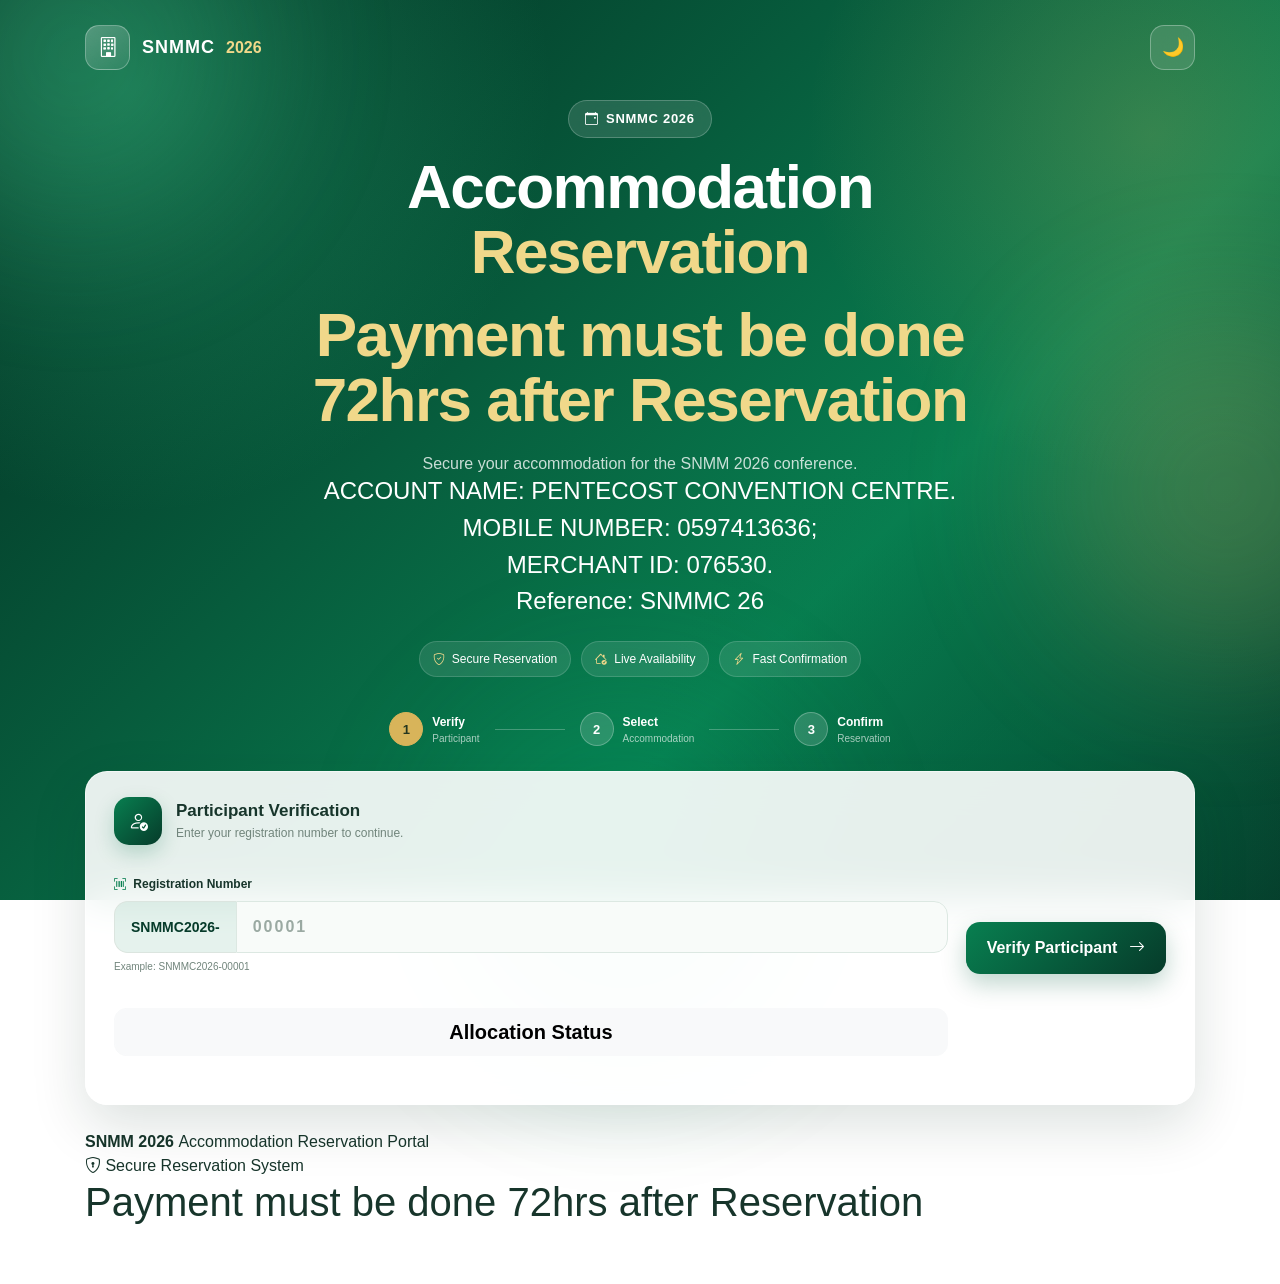
<file: index.html>
<!DOCTYPE html>
<html lang="en">

<head>

  <meta charset="UTF-8">
  <meta name="viewport" content="width=device-width, initial-scale=1.0">

  <title>SNMM 2026 | Accommodation Reservation</title>

  <!-- Bootstrap -->
  <link href="https://cdn.jsdelivr.net/npm/bootstrap@5.3.3/dist/css/bootstrap.min.css" rel="stylesheet">

  <!-- Bootstrap Icons -->
  <link href="https://cdn.jsdelivr.net/npm/bootstrap-icons@1.11.3/font/bootstrap-icons.css" rel="stylesheet">

  <!-- Your stylesheet -->
  <link rel="stylesheet" href="style.css">

</head>


<body>


  <!-- =========================================================
     BACKGROUND DECORATION
========================================================= -->

  <div class="background-glow glow-one"></div>
  <div class="background-glow glow-two"></div>
  <div class="background-glow glow-three"></div>


  <!-- =========================================================
     MAIN CONTAINER
========================================================= -->

  <div class="container reservation-wrapper">


    <!-- =======================================================
       TOP BAR
  ======================================================== -->

    <div class="top-bar">

      <div class="brand-small">

        <div class="brand-icon">
          <i class="bi bi-building"></i>
        </div>

        <div>

          <span class="brand-title">
            SNMMC
          </span>

          <span class="brand-year">
            2026
          </span>

        </div>

      </div>


      <button type="button" class="theme-toggle" id="themeToggle" title="Toggle theme">

        <i class="bi bi-moon-stars"></i>

      </button>

    </div>



    <!-- =======================================================
       HERO
  ======================================================== -->

    <section class="hero-section">

      <div class="hero-badge">

        <i class="bi bi-calendar-event"></i>

        SNMMC 2026

      </div>


      <h1>
        Accommodation
        <span>Reservation</span>
      </h1>

      <h1>
        <span>Payment must be done 72hrs after Reservation</span>
      </h1>


      <p>
        Secure your accommodation for the SNMM 2026 conference.
      </p>
      <h4>ACCOUNT NAME: PENTECOST CONVENTION CENTRE.</h4>
      <h4>MOBILE NUMBER: 0597413636;</h4>
      <h4>MERCHANT ID: 076530.</h4>
      <h4> Reference: SNMMC 26</h4>


      <div class="hero-features">

        <div class="hero-feature">

          <i class="bi bi-shield-check"></i>

          <span>Secure Reservation</span>

        </div>


        <div class="hero-feature">

          <i class="bi bi-house-check"></i>

          <span>Live Availability</span>

        </div>


        <div class="hero-feature">

          <i class="bi bi-lightning-charge"></i>

          <span>Fast Confirmation</span>

        </div>

      </div>

    </section>



    <!-- =======================================================
       STEP INDICATOR
  ======================================================== -->

    <div class="steps-container">

      <div class="step active">

        <div class="step-number">
          1
        </div>

        <div class="step-text">

          <strong>Verify</strong>

          <small>Participant</small>

        </div>

      </div>


      <div class="step-line"></div>


      <div class="step">

        <div class="step-number">
          2
        </div>

        <div class="step-text">

          <strong>Select</strong>

          <small>Accommodation</small>

        </div>

      </div>


      <div class="step-line"></div>


      <div class="step">

        <div class="step-number">
          3
        </div>

        <div class="step-text">

          <strong>Confirm</strong>

          <small>Reservation</small>

        </div>

      </div>

    </div>



    <!-- =======================================================
       VERIFICATION CARD
  ======================================================== -->

    <div class="glass-card verification-card">


      <div class="card-heading">

        <div class="heading-icon">

          <i class="bi bi-person-check"></i>

        </div>

        <div>

          <h5>
            Participant Verification
          </h5>

          <p>
            Enter your registration number to continue.
          </p>

        </div>

      </div>



      <div class="verification-form">

        <div class="input-wrapper">

          <label for="registrationCode">

            <i class="bi bi-upc-scan"></i>

            Registration Number

          </label>


          <div class="input-group-modern">
            <span class="registration-prefix">SNMMC2026-</span>

            <input type="text" id="registrationCode" class="form-control registration-input" placeholder="00001"
              maxlength="5" inputmode="numeric" autocomplete="off">
          </div>



          <small class="input-help">

            Example: SNMMC2026-00001

          </small>

        </div>



        <button class="btn-verify" onclick="verifyParticipant()">

          <span>
            Verify Participant
          </span>

          <i class="bi bi-arrow-right"></i>

        </button>

       
        <a href="status.html" class="btn btn-light btn-lg mt-3">
            Allocation Status
        </a>

               

      </div>



      <div id="verificationMessage" class="verification-message"></div>


    </div>



    <!-- =======================================================
       PARTICIPANT DETAILS
  ======================================================== -->

    <div id="participantSection" class="glass-card participant-card d-none">


      <div class="card-heading">

        <div class="heading-icon success-icon">

          <i class="bi bi-person-vcard"></i>

        </div>

        <div>

          <h5>
            Participant Details
          </h5>

          <p>
            Your registration has been successfully verified.
          </p>

        </div>


        <div class="verified-badge">

          <i class="bi bi-check-circle-fill"></i>

          Verified

        </div>

      </div>



      <div class="participant-grid">


        <div class="participant-item">

          <span class="detail-label">

            <i class="bi bi-person"></i>

            Full Name

          </span>

          <strong id="participantName">
          </strong>

        </div>



        <div class="participant-item">

          <span class="detail-label">

            <i class="bi bi-person-badge"></i>

            Staff ID

          </span>

          <strong id="participantStaffId">
          </strong>

        </div>



        <div class="participant-item">

          <span class="detail-label">

            <i class="bi bi-briefcase"></i>

            Position

          </span>

          <strong id="participantPosition">
          </strong>

        </div>



        <div class="participant-item">

          <span class="detail-label">

            <i class="bi bi-building"></i>

            Agency

          </span>

          <strong id="participantAgency">
          </strong>

        </div>



        <div class="participant-item">

          <span class="detail-label">

            <i class="bi bi-calendar-check"></i>

            Participation

          </span>

          <strong id="participantParticipation">
          </strong>

        </div>



        <div class="participant-item">

          <span class="detail-label">

            <i class="bi bi-upc"></i>

            Registration

          </span>

          <strong id="participantRegistration">
          </strong>

        </div>


      </div>


    </div>



    <!-- =======================================================
       ROOM SECTION
  ======================================================== -->

    <div id="roomSection" class="room-section d-none">


      <div class="section-heading text-center">

        <div class="section-badge">

          <i class="bi bi-house-door"></i>

          Accommodation

        </div>


        <h2>
          Choose Your Room
        </h2>


        <p>
          Select the accommodation option that best suits you.
        </p>

      </div>



      <div id="roomContainer" class="row g-4"></div>


    </div>



    <!-- =======================================================
       LOADING
  ======================================================== -->

    <div id="loading" class="loading-overlay d-none">

      <div class="loading-card">

        <div class="spinner-ring"></div>

        <h5>
          Processing...
        </h5>

        <p>
          Please wait while we process your request.
        </p>

      </div>

    </div>



    <!-- =======================================================
       SUCCESS MODAL
  ======================================================== -->

    <div class="modal fade" id="reservationModal" tabindex="-1">

      <div class="modal-dialog modal-dialog-centered">

        <div class="modal-content reservation-modal">


          <div class="success-animation">

            <div class="success-circle">

              <i class="bi bi-check-lg"></i>

            </div>

          </div>


          <div class="modal-body text-center">

            <span class="modal-badge">

              <i class="bi bi-check-circle"></i>

              Reservation Confirmed

            </span>


            <h3>
              Reservation Successful
            </h3>


            <p class="modal-subtitle">

              Your accommodation reservation has been successfully recorded.

            </p>


            <div id="reservationResult" class="reservation-result"></div>


          </div>

          <h1>
            Payment must be done 72hrs after
            <span>Reservation</span>
          </h1>


          <div class="modal-footer justify-content-center">

            <button type="button" class="btn btn-outline-primary" onclick="location.reload()">
              🔄 Refresh
            </button>

          </div>


        </div>

      </div>

    </div>



    <!-- =======================================================
       FOOTER
  ======================================================== -->

    <footer class="reservation-footer">

      <div>

        <strong>
          SNMM 2026
        </strong>

        <span>
          Accommodation Reservation Portal
        </span>

      </div>


      <div class="footer-secure">

        <i class="bi bi-shield-lock"></i>

        Secure Reservation System

      </div>
      <h1>
        Payment must be done 72hrs after
        <span>Reservation</span>
      </h1>

    </footer>


  </div>



  <!-- =========================================================
     BOOTSTRAP JS
========================================================= -->

  <script src="https://cdn.jsdelivr.net/npm/bootstrap@5.3.3/dist/js/bootstrap.bundle.min.js">
  </script>


  <!-- YOUR EXISTING APP JS -->
  <script src="app.js"></script>


</body>

</html>
</file>
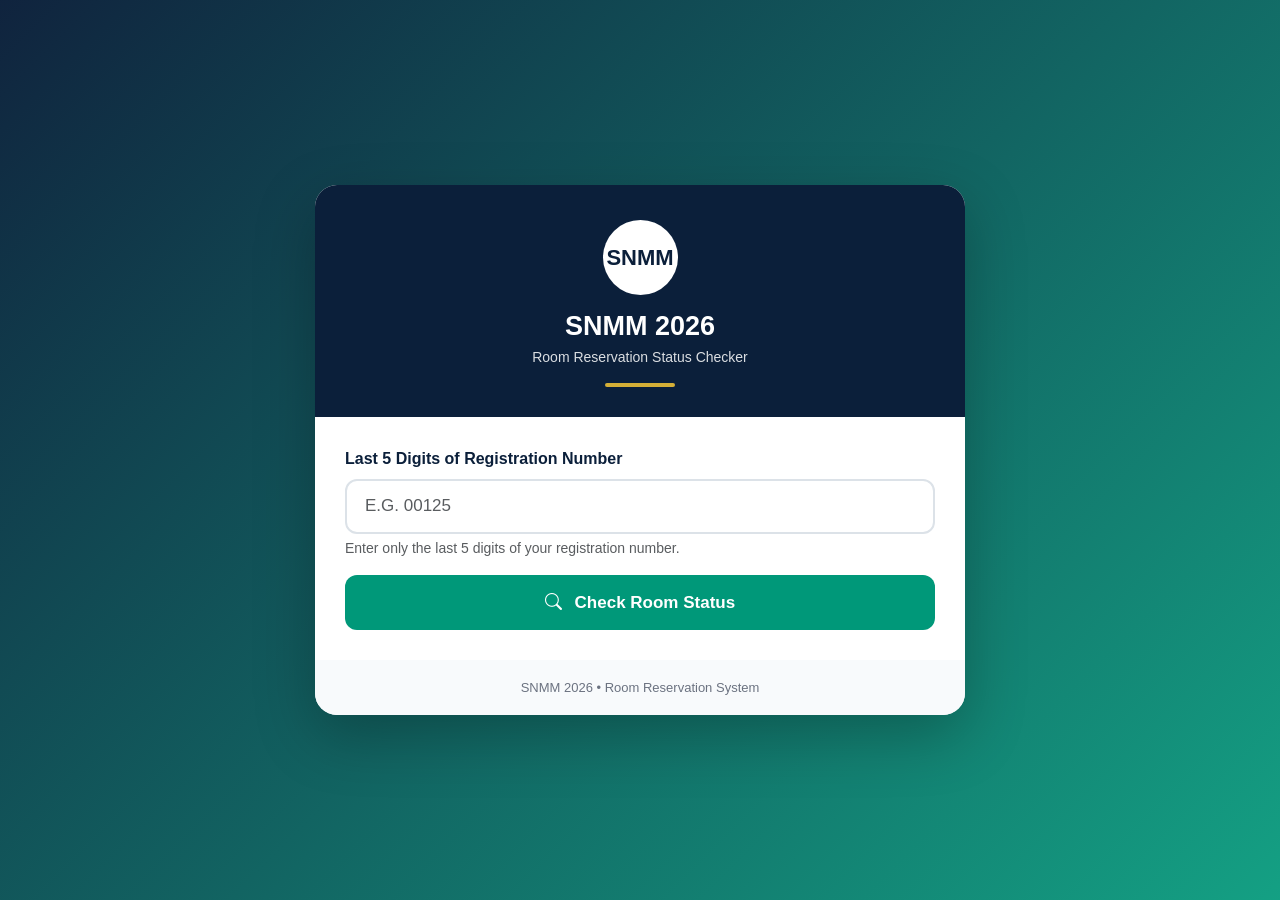
<file: status.html>
<!DOCTYPE html>
<html lang="en">
<head>
  <meta charset="UTF-8">
  <meta name="viewport" content="width=device-width, initial-scale=1.0">

  <title>SNMM 2026 - Room Status Checker</title>

  <link
    href="https://cdn.jsdelivr.net/npm/bootstrap@5.3.3/dist/css/bootstrap.min.css"
    rel="stylesheet"
  >

  <link
    href="https://cdn.jsdelivr.net/npm/bootstrap-icons@1.11.3/font/bootstrap-icons.css"
    rel="stylesheet"
  >

  <style>

    :root {
      --navy: #0B1F3A;
      --green: #009879;
      --gold: #D4AF37;
      --light: #f5f7fa;
      --dark: #172033;
    }

    body {
      margin: 0;
      min-height: 100vh;
      background:
        linear-gradient(
          135deg,
          rgba(11,31,58,0.98),
          rgba(0,152,121,0.92)
        );
      font-family: Arial, Helvetica, sans-serif;
      color: var(--dark);
    }

    .page-wrapper {
      min-height: 100vh;
      display: flex;
      align-items: center;
      justify-content: center;
      padding: 30px 15px;
    }

    .status-card {
      width: 100%;
      max-width: 650px;
      background: #ffffff;
      border-radius: 22px;
      overflow: hidden;
      box-shadow: 0 20px 60px rgba(0,0,0,0.25);
    }

    .header {
      background: var(--navy);
      color: white;
      text-align: center;
      padding: 35px 25px 30px;
    }

    .logo-circle {
      width: 75px;
      height: 75px;
      margin: 0 auto 15px;
      border-radius: 50%;
      background: white;
      display: flex;
      align-items: center;
      justify-content: center;
      color: var(--navy);
      font-weight: bold;
      font-size: 22px;
    }

    .header h1 {
      font-size: 27px;
      font-weight: 700;
      margin-bottom: 5px;
    }

    .header p {
      margin: 0;
      opacity: 0.85;
      font-size: 14px;
    }

    .gold-line {
      width: 70px;
      height: 4px;
      background: var(--gold);
      margin: 15px auto 0;
      border-radius: 10px;
    }

    .content {
      padding: 30px;
    }

    .form-label {
      font-weight: 600;
      color: var(--navy);
    }

    .registration-input {
      height: 55px;
      border-radius: 12px;
      border: 2px solid #dce2e8;
      font-size: 17px;
      padding-left: 18px;
      text-transform: uppercase;
    }

    .registration-input:focus {
      border-color: var(--green);
      box-shadow: 0 0 0 0.2rem rgba(0,152,121,0.15);
    }

    .check-btn {
      width: 100%;
      height: 55px;
      border: none;
      border-radius: 12px;
      background: var(--green);
      color: white;
      font-size: 17px;
      font-weight: 700;
      transition: 0.2s;
    }

    .check-btn:hover {
      background: #007f66;
      transform: translateY(-1px);
    }

    .check-btn:disabled {
      opacity: 0.7;
      transform: none;
    }

    #result {
      display: none;
      margin-top: 25px;
    }

    .participant-card {
      background: #f8fafc;
      border: 1px solid #e3e8ee;
      border-radius: 16px;
      padding: 20px;
      margin-bottom: 18px;
    }

    .participant-name {
      font-size: 21px;
      font-weight: 700;
      color: var(--navy);
    }

    .registration-code {
      color: #6c757d;
      font-size: 14px;
    }

    .status-badge {
      display: inline-block;
      padding: 9px 16px;
      border-radius: 50px;
      font-weight: 700;
      font-size: 14px;
      margin-top: 12px;
    }

    .status-allocated {
      background: #d1fae5;
      color: #047857;
    }

    .status-approved {
      background: #dbeafe;
      color: #1d4ed8;
    }

    .status-paid {
      background: #e0f2fe;
      color: #0369a1;
    }

    .status-reserved {
      background: #fef3c7;
      color: #92400e;
    }

    .status-cancelled {
      background: #fee2e2;
      color: #b91c1c;
    }

    .status-not {
      background: #f1f5f9;
      color: #475569;
    }

    .room-card {
      border-radius: 18px;
      background: linear-gradient(
        135deg,
        var(--navy),
        #123e68
      );
      color: white;
      padding: 25px;
      margin-top: 18px;
    }

    .room-card h4 {
      margin-bottom: 20px;
      font-weight: 700;
    }

    .room-item {
      background: rgba(255,255,255,0.09);
      border-radius: 12px;
      padding: 15px;
      text-align: center;
      height: 100%;
    }

    .room-item i {
      color: var(--gold);
      font-size: 23px;
      display: block;
      margin-bottom: 7px;
    }

    .room-label {
      font-size: 12px;
      opacity: 0.75;
      text-transform: uppercase;
    }

    .room-value {
      font-size: 19px;
      font-weight: 700;
      margin-top: 4px;
    }

    .progress-message {
      background: #f8fafc;
      border-left: 5px solid var(--gold);
      padding: 17px;
      border-radius: 10px;
      margin-top: 18px;
      color: #475569;
    }

    .error-box {
      background: #fff1f2;
      color: #be123c;
      border: 1px solid #fecdd3;
      border-radius: 12px;
      padding: 15px;
      margin-top: 20px;
      display: none;
    }

    .footer {
      text-align: center;
      padding: 18px;
      background: #f8fafc;
      color: #6b7280;
      font-size: 13px;
    }

    .spinner-border {
      width: 20px;
      height: 20px;
      border-width: 2px;
    }

    @media(max-width: 576px) {

      .content {
        padding: 22px;
      }

      .header {
        padding: 28px 20px;
      }

      .header h1 {
        font-size: 23px;
      }

      .room-value {
        font-size: 17px;
      }
    }

  </style>
</head>

<body>

<div class="page-wrapper">

  <div class="status-card">

    <!-- HEADER -->
    <div class="header">

      <div class="logo-circle">
        SNMM
      </div>

      <h1>SNMM 2026</h1>

      <p>Room Reservation Status Checker</p>

      <div class="gold-line"></div>

    </div>


    <!-- CONTENT -->
    <div class="content">

            <div class="mb-3">

                <label class="form-label">
                    Last 5 Digits of Registration Number
                </label>

                <input
                    type="text"
                    id="registrationCode"
                    class="form-control registration-input"
                    placeholder="e.g. 00125"
                    maxlength="5"
                    inputmode="numeric"
                    autocomplete="off"
                >

                <div class="form-text">
                    Enter only the last 5 digits of your registration number.
                </div>

             </div>


      <!-- INPUT 
      <div class="mb-3">

        <label class="form-label">
          Registration Number
        </label>

        <input
          type="text"
          id="registrationCode"
          class="form-control registration-input"
          placeholder="e.g. SNMM00125"
          autocomplete="off"
        >

      </div-->


      <!-- BUTTON -->
      <button
        id="checkBtn"
        class="check-btn"
        onclick="checkStatus()"
      >

        <i class="bi bi-search me-2"></i>

        Check Room Status

      </button>


      <!-- ERROR -->
      <div id="errorBox" class="error-box"></div>


      <!-- RESULT -->
      <div id="result">

        <!-- Participant -->
        <div class="participant-card">

          <div class="participant-name" id="participantName">
            -
          </div>

          <div class="registration-code">
            Registration No:
            <strong id="displayRegistration">
              -
            </strong>
          </div>

          <div id="statusBadge" class="status-badge status-not">
            Status
          </div>

        </div>


        <!-- Room Details -->
        <div
          id="roomCard"
          class="room-card"
          style="display:none;"
        >

          <h4>
            <i class="bi bi-house-door-fill me-2"></i>
            Your Room Allocation
          </h4>

          <div class="row g-3">

            <div class="col-4">

              <div class="room-item">

                <i class="bi bi-building"></i>

                <div class="room-label">
                  Block
                </div>

                <div
                  class="room-value"
                  id="blockName"
                >
                  -
                </div>

              </div>

            </div>


            <div class="col-4">

              <div class="room-item">

                <i class="bi bi-door-open"></i>

                <div class="room-label">
                  Room
                </div>

                <div
                  class="room-value"
                  id="roomNumber"
                >
                  -
                </div>

              </div>

            </div>


            <div class="col-4">

              <div class="room-item">

                <i class="bi bi-person-workspace"></i>

                <div class="room-label">
                  Bed
                </div>

                <div
                  class="room-value"
                  id="bedNumber"
                >
                  -
                </div>

              </div>

            </div>

          </div>


          <div class="text-center mt-4">

            <small style="opacity:.75;">
              Allocated on
            </small>

            <div
              id="allocatedAt"
              class="fw-bold mt-1"
            >
              -
            </div>

          </div>

        </div>


        <!-- Progress Message -->
        <div
          id="progressMessage"
          class="progress-message"
        >

          <i class="bi bi-info-circle me-2"></i>

          <span id="progressText">
            Your reservation is being processed.
          </span>

        </div>


        <!-- Room Type -->
        <div
          id="roomTypeContainer"
          class="text-center mt-3"
          style="display:none;"
        >

          <small class="text-muted">
            Room Type
          </small>

          <div
            id="roomType"
            class="fw-bold"
            style="color:#0B1F3A;"
          >
            -
          </div>

        </div>

      </div>

    </div>


    <!-- FOOTER -->
    <div class="footer">

      SNMM 2026 • Room Reservation System

    </div>

  </div>

</div>


<script>

const API_URL =
  "https://script.google.com/macros/s/AKfycbx7Z-L7l4hTPvZu3fHDbFT-v3lSc6p0VEQNamyGeicHVo-a4apXDt7EQtwqKzoHPX0ibw/exec";


document
  .getElementById("registrationCode")
  .addEventListener("keypress", function(event) {

    if (event.key === "Enter") {
      checkStatus();
    }

  });


async function checkStatus() {

  const input =
    document
      .getElementById("registrationCode")
      .value
      .trim()
      .toUpperCase();

  const btn =
    document.getElementById("checkBtn");

  const result =
    document.getElementById("result");

  const errorBox =
    document.getElementById("errorBox");


  // Clear previous messages
  errorBox.style.display = "none";
  errorBox.innerHTML = "";

  result.style.display = "none";


  if (!input) {

    showError(
      "Please enter your registration number."
    );

    return;
  }


  // Loading state
  btn.disabled = true;

  btn.innerHTML = `
    <span
      class="spinner-border spinner-border-sm me-2"
      role="status"
    ></span>
    Checking...
  `;


  try {

    const url =
      API_URL +
      "?action=checkStatus&registrationCode=" +
      encodeURIComponent(input);


    const response =
      await fetch(url, {
        method: "GET",
        cache: "no-store"
      });


    if (!response.ok) {

      throw new Error(
        "Unable to connect to the reservation system."
      );

    }


    const data =
      await response.json();


    console.log("Status response:", data);


    if (!data.success) {

      showError(
        data.message ||
        "Unable to retrieve your reservation status."
      );

      return;
    }


    displayResult(data);


  } catch (error) {

    console.error(error);

    showError(
      "Unable to connect to the SNMM reservation system. Please try again."
    );

  } finally {

    btn.disabled = false;

    btn.innerHTML = `
      <i class="bi bi-search me-2"></i>
      Check Room Status
    `;

  }

}


function displayResult(data) {

  const result =
    document.getElementById("result");

  const roomCard =
    document.getElementById("roomCard");

  const progressMessage =
    document.getElementById("progressMessage");

  const roomTypeContainer =
    document.getElementById("roomTypeContainer");


  result.style.display = "block";


  document.getElementById("participantName")
    .textContent =
      data.participantName || "-";


  document.getElementById("displayRegistration")
    .textContent =
      data.registrationCode || "-";


  const status =
    data.status || "Unknown";


  setStatusBadge(status);


  // Room type
  if (data.roomType) {

    document.getElementById("roomType")
      .textContent =
        data.roomType;

    roomTypeContainer.style.display =
      "block";

  } else {

    roomTypeContainer.style.display =
      "none";

  }


  // ALLOCATED
  if (
    status.toLowerCase() === "allocated"
  ) {

    roomCard.style.display =
      "block";

    progressMessage.style.display =
      "none";


    document.getElementById("blockName")
      .textContent =
        data.blockName || "-";


    document.getElementById("roomNumber")
      .textContent =
        data.roomNumber || "-";


    document.getElementById("bedNumber")
      .textContent =
        data.bedNumber || "-";


    document.getElementById("allocatedAt")
      .textContent =
        formatDate(data.allocatedAt);

    return;
  }


  // NOT ALLOCATED
  roomCard.style.display =
    "none";

  progressMessage.style.display =
    "block";


  document.getElementById("progressText")
    .textContent =
      getProgressMessage(status);

}


function setStatusBadge(status) {

  const badge =
    document.getElementById("statusBadge");

  badge.textContent =
    status;

  badge.className =
    "status-badge";


  const normalized =
    status.toLowerCase();


  if (normalized === "allocated") {

    badge.classList.add(
      "status-allocated"
    );

  } else if (
    normalized === "approved"
  ) {

    badge.classList.add(
      "status-approved"
    );

  } else if (
    normalized === "payment verified"
  ) {

    badge.classList.add(
      "status-paid"
    );

  } else if (
    normalized === "reserved"
  ) {

    badge.classList.add(
      "status-reserved"
    );

  } else if (
    normalized === "cancelled"
  ) {

    badge.classList.add(
      "status-cancelled"
    );

  } else {

    badge.classList.add(
      "status-not"
    );

  }

}


function getProgressMessage(status) {

  switch (status) {

    case "Not Registered":

      return "We could not find a participant with this registration number. Please check the number and try again.";

    case "Not Reserved":

      return "Your registration was found, but you have not made a room reservation yet.";

    case "Reserved":

      return "Your room reservation has been received and is currently awaiting payment verification.";

    case "Payment Verified":

      return "Your payment has been verified. Your reservation is awaiting final approval.";

    case "Approved":

      return "Your reservation has been approved. Room allocation is currently pending.";

    case "Cancelled":

      return "This room reservation has been cancelled. Please contact the SNMM administration team if you believe this is an error.";

    default:

      return "Your reservation is currently being processed. Please check again later.";

  }

}


function formatDate(value) {

  if (!value) {
    return "-";
  }


  const date =
    new Date(value);


  if (isNaN(date.getTime())) {

    return value;

  }


  return date.toLocaleString(
    "en-GH",
    {
      day: "2-digit",
      month: "short",
      year: "numeric",
      hour: "2-digit",
      minute: "2-digit"
    }
  );

}


function showError(message) {

  const errorBox =
    document.getElementById("errorBox");

  errorBox.innerHTML = `
    <i class="bi bi-exclamation-triangle-fill me-2"></i>
    ${escapeHtml(message)}
  `;

  errorBox.style.display =
    "block";

}


function escapeHtml(value) {

  const div =
    document.createElement("div");

  div.textContent =
    value;

  return div.innerHTML;

}

</script>

</body>
</html>
</file>
<file: style.css>
/* ==========================================================
   SNMM 2026
   PREMIUM ACCOMMODATION RESERVATION SYSTEM
   CLEAN MASTER CSS
   ========================================================== */


/* ==========================================================
   1. ROOT VARIABLES
   ========================================================== */

:root {

  /* ---------- BRAND ---------- */

  --green-dark: #063b2a;
  --green-deep: #075b3c;
  --green: #087f50;
  --green-light: #13a86b;

  --gold: #d8b45a;
  --gold-light: #f0d88a;

  /* ---------- TEXT ---------- */

  --text: #17352b;
  --text-soft: #456057;
  --muted: #71857c;

  /* ---------- BACKGROUNDS ---------- */

  --page-bg: #f4f8f6;
  --card-bg: rgba(255, 255, 255, 0.94);
  --input-bg: #f8fbf9;

  /* ---------- BORDERS ---------- */

  --border: #dce8e2;
  --border-light: rgba(255, 255, 255, 0.55);

  /* ---------- STATUS ---------- */

  --success: #198754;
  --success-bg: #e8f7ef;

  --danger: #dc3545;
  --danger-bg: #fdebed;

  --warning: #d99a00;
  --warning-bg: #fff5d9;

  --info: #087f50;
  --info-bg: #e8f6f0;

  /* ---------- EFFECTS ---------- */

  --glass: rgba(255, 255, 255, 0.90);

  --shadow:
    0 20px 55px rgba(0, 45, 30, 0.14);

  --shadow-hover:
    0 25px 65px rgba(0, 45, 30, 0.20);

  --radius: 22px;
  --radius-md: 16px;
  --radius-sm: 12px;

  /* ---------- TRANSITIONS ---------- */

  --transition:
    all 0.25s ease;

}


/* ==========================================================
   2. GLOBAL RESET
   ========================================================== */

*,
*::before,
*::after {

  box-sizing: border-box;

}


html {

  scroll-behavior: smooth;

}


body {

  margin: 0;

  min-height: 100vh;

  font-family:
    Inter,
    "Segoe UI",
    Arial,
    sans-serif;

  color: var(--text);

  background:

    radial-gradient(
      circle at 10% 10%,
      rgba(43, 173, 117, 0.45),
      transparent 30%
    ),

    radial-gradient(
      circle at 90% 15%,
      rgba(216, 180, 90, 0.22),
      transparent 25%
    ),

    radial-gradient(
      circle at 80% 90%,
      rgba(0, 110, 70, 0.30),
      transparent 30%
    ),

    linear-gradient(
      135deg,
      #02291e 0%,
      #075b3c 38%,
      #087f50 65%,
      #063b2a 100%
    );

  background-attachment: fixed;

  overflow-x: hidden;

  transition:
    background 0.3s ease,
    color 0.3s ease;

}


/* ==========================================================
   3. BACKGROUND GLOW
   ========================================================== */

.background-glow {

  position: fixed;

  width: 350px;
  height: 350px;

  border-radius: 50%;

  filter: blur(80px);

  pointer-events: none;

  opacity: 0.22;

  z-index: 0;

}


.glow-one {

  top: -120px;
  left: -100px;

  background: #48d597;

}


.glow-two {

  top: 35%;
  right: -120px;

  background: #e7c96f;

}


.glow-three {

  bottom: -150px;
  left: 35%;

  background: #00a86b;

}


/* ==========================================================
   4. MAIN WRAPPER
   ========================================================== */

.reservation-wrapper {

  position: relative;

  z-index: 2;

  width: 100%;

  max-width: 1050px;

  margin: 0 auto;

  padding:
    25px 20px 50px;

}


/* ==========================================================
   5. TOP BAR
   ========================================================== */

.top-bar {

  display: flex;

  justify-content: space-between;

  align-items: center;

  margin-bottom: 30px;

}


.brand-small {

  display: flex;

  align-items: center;

  gap: 12px;

  color: #ffffff;

}


.brand-icon {

  width: 45px;
  height: 45px;

  display: flex;

  align-items: center;

  justify-content: center;

  flex-shrink: 0;

  border-radius: 14px;

  background:
    linear-gradient(
      145deg,
      rgba(255,255,255,0.25),
      rgba(255,255,255,0.08)
    );

  border:
    1px solid rgba(255,255,255,0.30);

  backdrop-filter: blur(12px);

  -webkit-backdrop-filter: blur(12px);

  font-size: 20px;

}


.brand-title {

  font-size: 18px;

  font-weight: 800;

  letter-spacing: 1px;

}


.brand-year {

  margin-left: 5px;

  color: var(--gold-light);

  font-weight: 700;

}


/* ==========================================================
   6. THEME TOGGLE
   ========================================================== */

.theme-toggle {

  width: 45px;
  height: 45px;

  display: flex;

  align-items: center;

  justify-content: center;

  border-radius: 14px;

  border:
    1px solid rgba(255,255,255,0.30);

  background:
    rgba(255,255,255,0.12);

  color: #ffffff;

  font-size: 18px;

  cursor: pointer;

  backdrop-filter: blur(12px);

  -webkit-backdrop-filter: blur(12px);

  transition: var(--transition);

}


.theme-toggle:hover {

  background:
    rgba(255,255,255,0.22);

  transform:
    translateY(-2px);

}


/* ==========================================================
   7. HERO SECTION
   ========================================================== */

.hero-section {

  max-width: 760px;

  margin:
    20px auto 35px;

  text-align: center;

  color: #ffffff;

}


.hero-badge {

  display: inline-flex;

  align-items: center;

  gap: 7px;

  padding:
    8px 16px;

  margin-bottom: 16px;

  border-radius: 50px;

  background:
    rgba(255,255,255,0.12);

  border:
    1px solid rgba(255,255,255,0.22);

  backdrop-filter: blur(12px);

  -webkit-backdrop-filter: blur(12px);

  font-size: 13px;

  font-weight: 700;

  letter-spacing: 0.7px;

}


.hero-section h1 {

  margin:
    0 0 18px;

  font-size:
    clamp(38px, 6vw, 62px);

  font-weight: 800;

  line-height: 1.05;

  letter-spacing: -1.5px;

}


.hero-section h1 span {

  display: block;

  color: var(--gold-light);

}


.hero-section p {

  max-width: 650px;

  margin: 0 auto;

  color:
    rgba(255,255,255,0.78);

  font-size: 16px;

  line-height: 1.7;

}


.hero-features {

  display: flex;

  justify-content: center;

  flex-wrap: wrap;

  gap: 10px;

  margin-top: 25px;

}


.hero-feature {

  display: flex;

  align-items: center;

  gap: 7px;

  padding:
    8px 13px;

  border-radius: 50px;

  background:
    rgba(255,255,255,0.10);

  border:
    1px solid rgba(255,255,255,0.15);

  font-size: 12px;

}


.hero-feature i {

  color: var(--gold-light);

}


/* ==========================================================
   8. PROGRESS STEPS
   ========================================================== */

.steps-container {

  display: flex;

  align-items: center;

  justify-content: center;

  margin-bottom: 25px;

  color: #ffffff;

}


.step {

  display: flex;

  align-items: center;

  gap: 9px;

}


.step-number {

  width: 34px;
  height: 34px;

  display: flex;

  align-items: center;

  justify-content: center;

  flex-shrink: 0;

  border-radius: 50%;

  background:
    rgba(255,255,255,0.15);

  border:
    1px solid rgba(255,255,255,0.25);

  font-size: 13px;

  font-weight: 700;

}


.step.active .step-number {

  background: var(--gold);

  color: #24361f;

  border-color: var(--gold);

}


.step-text {

  display: flex;

  flex-direction: column;

}


.step-text strong {

  font-size: 12px;

}


.step-text small {

  font-size: 10px;

  opacity: 0.65;

}


.step-line {

  width: 70px;

  height: 1px;

  margin:
    0 15px;

  background:
    rgba(255,255,255,0.25);

}


/* ==========================================================
   9. GLASS CARD
   ========================================================== */

.glass-card {

  margin-bottom: 25px;

  background:
    var(--glass);

  border:
    1px solid var(--border-light);

  border-radius: var(--radius);

  box-shadow:
    var(--shadow);

  backdrop-filter:
    blur(20px);

  -webkit-backdrop-filter:
    blur(20px);

  overflow: hidden;

  transition: var(--transition);

}


.glass-card:hover {

  box-shadow:
    var(--shadow-hover);

}


/* ==========================================================
   10. CARD HEADING
   ========================================================== */

.card-heading {

  display: flex;

  align-items: center;

  gap: 14px;

  padding:
    25px 28px 15px;

}


.heading-icon {

  width: 48px;
  height: 48px;

  display: flex;

  align-items: center;

  justify-content: center;

  flex-shrink: 0;

  border-radius: 15px;

  color: #ffffff;

  background:
    linear-gradient(
      135deg,
      var(--green),
      var(--green-dark)
    );

  box-shadow:
    0 8px 20px
    rgba(0,110,70,0.22);

  font-size: 20px;

}


.success-icon {

  background:
    linear-gradient(
      135deg,
      #10a66a,
      #087044
    );

}


.card-heading h5 {

  margin: 0;

  font-size: 17px;

  font-weight: 800;

  color: var(--text);

}


.card-heading p {

  margin:
    3px 0 0;

  font-size: 12px;

  color: var(--muted);

}


/* ==========================================================
   11. VERIFICATION FORM
   ========================================================== */

.verification-form {

  display: grid;

  grid-template-columns:
    minmax(0, 1fr) 200px;

  gap: 18px;

  padding:
    15px 28px 28px;

}


.input-wrapper label {

  display: block;

  margin-bottom: 8px;

  color: var(--text);

  font-size: 12px;

  font-weight: 700;

}


.input-wrapper label i {

  margin-right: 4px;

  color: var(--green);

}


.input-group-modern {

  position: relative;

}


.input-icon {

  position: absolute;

  left: 15px;

  top: 50%;

  z-index: 3;

  color: var(--green);

  transform:
    translateY(-50%);

}


.input-group-modern .form-control {

  width: 100%;

  height: 52px;

  padding:
    0 15px 0 45px;

  border:
    1px solid var(--border);

  border-radius: 14px;

  outline: none;

  background:
    var(--input-bg);

  color: var(--text);

  font-weight: 600;

  transition: var(--transition);

}


.input-group-modern .form-control::placeholder {

  color: #9aa9a2;

}


.input-group-modern .form-control:focus {

  border-color:
    var(--green);

  background: #ffffff;

  box-shadow:
    0 0 0 4px
    rgba(8,127,80,0.10);

}


.input-help {

  display: block;

  margin-top: 6px;

  color: var(--muted);

  font-size: 10px;

}


/* ==========================================================
   12. VERIFY BUTTON
   ========================================================== */

.btn-verify {

  align-self: end;

  height: 52px;

  display: flex;

  align-items: center;

  justify-content: center;

  gap: 12px;

  border: none;

  border-radius: 14px;

  background:
    linear-gradient(
      135deg,
      var(--green),
      var(--green-dark)
    );

  color: #ffffff;

  font-weight: 700;

  cursor: pointer;

  box-shadow:
    0 10px 25px
    rgba(5,90,60,0.25);

  transition: var(--transition);

}


.btn-verify:hover {

  transform:
    translateY(-2px);

  box-shadow:
    0 15px 30px
    rgba(5,90,60,0.32);

}


.btn-verify i {

  transition: transform 0.25s ease;

}


.btn-verify:hover i {

  transform:
    translateX(4px);

}


.btn-verify:disabled {

  opacity: 0.65;

  cursor: not-allowed;

  transform: none;

}


/* ==========================================================
   13. VERIFICATION MESSAGE
   ========================================================== */

.verification-message {

  padding:
    0 28px 20px;

}


#verificationMessage .alert {

  margin-bottom: 0;

}


/* ==========================================================
   14. PARTICIPANT CARD
   ========================================================== */

.participant-card {

  overflow: hidden;

}


.verified-badge {

  margin-left: auto;

  padding:
    7px 12px;

  border-radius: 50px;

  background:
    var(--success-bg);

  color:
    #087044;

  font-size: 11px;

  font-weight: 700;

}


.participant-grid {

  display: grid;

  grid-template-columns:
    repeat(2, minmax(0, 1fr));

  gap: 1px;

  margin:
    10px 28px 28px;

  border:
    1px solid var(--border);

  border-radius: 16px;

  overflow: hidden;

}


.participant-item {

  padding: 17px;

  background:
    rgba(248,251,249,0.85);

}


.detail-label {

  display: block;

  margin-bottom: 5px;

  color: var(--muted);

  font-size: 10px;

  letter-spacing: 0.5px;

  text-transform: uppercase;

}


.detail-label i {

  margin-right: 4px;

  color: var(--green);

}


.participant-item strong {

  color: var(--text);

  font-size: 14px;

}


/* ==========================================================
   15. MAIN CONTENT CONTAINER
   ========================================================== */

.container {

  width: 100%;

  max-width: 1150px;

  margin:
    0 auto;

}


/* ==========================================================
   16. PAGE HEADER
   ========================================================== */

.container > .text-center:first-child {

  padding:
    25px 15px 10px;

}


.container > .text-center:first-child h1 {

  margin-bottom: 5px;

  color: #ffffff;

  font-size: 2.5rem;

  font-weight: 800;

  letter-spacing: -0.5px;

}


.container > .text-center:first-child h3 {

  margin-bottom: 10px;

  color:
    rgba(255,255,255,0.90);

  font-size: 1.35rem;

  font-weight: 600;

}


.container > .text-center:first-child p {

  color:
    rgba(255,255,255,0.72);

  font-size: 0.98rem;

}


/* ==========================================================
   17. STANDARD CARD
   ========================================================== */

.card {

  background:
    var(--card-bg);

  border:
    1px solid var(--border);

  border-radius:
    var(--radius);

  box-shadow:
    var(--shadow);

  overflow: hidden;

  transition:
    transform 0.25s ease,
    box-shadow 0.25s ease,
    background-color 0.25s ease,
    border-color 0.25s ease;

}


.card:hover {

  box-shadow:
    var(--shadow-hover);

}


/* ==========================================================
   18. CARD BODY
   ========================================================== */

.card-body {

  padding: 1.6rem;

}


.card-title {

  margin-bottom: 1.25rem;

  color: var(--text);

  font-weight: 700;

}


/* ==========================================================
   19. FORM LABELS
   ========================================================== */

.form-label {

  margin-bottom: 0.45rem;

  color: var(--text);

  font-weight: 600;

}


/* ==========================================================
   20. STANDARD INPUTS
   ========================================================== */

.form-control {

  min-height: 48px;

  padding:
    0.65rem 0.85rem;

  border:
    1px solid var(--border);

  border-radius: 12px;

  background:
    var(--input-bg);

  color:
    var(--text);

  outline: none;

  transition: var(--transition);

}


.form-control::placeholder {

  color: #9aa9a2;

}


.form-control:focus {

  border-color:
    var(--green);

  background: #ffffff;

  color:
    var(--text);

  box-shadow:
    0 0 0 4px
    rgba(8,127,80,0.10);

}


/* ==========================================================
   21. BUTTONS
   ========================================================== */

.btn {

  min-height: 46px;

  border-radius: 12px;

  font-weight: 600;

  transition:
    transform 0.2s ease,
    box-shadow 0.2s ease,
    background-color 0.2s ease;

}


.btn:hover {

  transform:
    translateY(-1px);

}


.btn-primary {

  border: none;

  background:
    linear-gradient(
      135deg,
      var(--green),
      var(--green-dark)
    );

  color: #ffffff;

  box-shadow:
    0 7px 18px
    rgba(8,127,80,0.20);

}


.btn-primary:hover {

  background:
    linear-gradient(
      135deg,
      var(--green-light),
      var(--green)
    );

  color: #ffffff;

  box-shadow:
    0 10px 24px
    rgba(8,127,80,0.28);

}


/* ==========================================================
   22. PARTICIPANT DETAILS
   ========================================================== */

#participantSection {

  position: relative;

}


#participantSection::before {

  content: "";

  position: absolute;

  left: 0;
  top: 0;
  bottom: 0;

  width: 5px;

  background:
    linear-gradient(
      180deg,
      var(--green-light),
      var(--green-dark)
    );

}


#participantSection .card-body {

  padding-left: 1.8rem;

}


#participantSection strong {

  color:
    var(--green-dark);

  font-weight: 700;

}


#participantSection span {

  color:
    var(--text);

}


/* ==========================================================
   23. ROOM SECTION
   ========================================================== */

#roomSection {

  margin-top: 2rem;

}


#roomSection > .text-center h4 {

  color: #ffffff;

  font-size: 1.6rem;

  font-weight: 750;

}


#roomSection > .text-center p {

  color:
    rgba(255,255,255,0.72);

  margin-bottom: 1.5rem;

}


/* ==========================================================
   24. ROOM CARD
   ========================================================== */

.room-card {

  position: relative;

  height: 100%;

  border:
    1px solid var(--border);

  border-radius: 18px;

  background:
    var(--card-bg);

  overflow: hidden;

  transition:
    transform 0.25s ease,
    box-shadow 0.25s ease,
    border-color 0.25s ease;

}


.room-card:hover {

  transform:
    translateY(-5px);

  border-color:
    rgba(8,127,80,0.35);

  box-shadow:
    var(--shadow-hover);

}


.room-card .card-body {

  display: flex;

  flex-direction: column;

  height: 100%;

}


/* ==========================================================
   25. ROOM ICON
   ========================================================== */

.room-icon {

  width: 70px;
  height: 70px;

  display: flex;

  align-items: center;

  justify-content: center;

  margin: 0 auto;

  border-radius: 50%;

  background:
    rgba(8,127,80,0.10);

  color:
    var(--green);

  font-size: 2.1rem;

  transition:
    transform 0.25s ease,
    background-color 0.25s ease;

}


.room-card:hover .room-icon {

  transform:
    scale(1.08);

  background:
    rgba(8,127,80,0.16);

}


/* ==========================================================
   26. ROOM TITLE
   ========================================================== */

.room-card h5 {

  min-height: 48px;

  margin-bottom: 10px;

  color:
    var(--text);

  font-size: 1.05rem;

  font-weight: 700;

  line-height: 1.45;

}


/* ==========================================================
   27. ROOM STATUS
   ========================================================== */

.badge-status {

  display: inline-block;

  padding:
    0.5rem 0.8rem;

  border-radius: 50px;

  font-size: 0.72rem;

  font-weight: 700;

  letter-spacing: 0.5px;

}


/* ==========================================================
   28. ROOM INFORMATION
   ========================================================== */

.room-card small {

  color:
    var(--muted);

  font-size: 0.78rem;

}


.room-card .fw-bold {

  color:
    var(--text);

  font-size: 1rem;

}


/* ==========================================================
   29. AVAILABLE BED NUMBER
   ========================================================== */

.available-number {

  display: inline-flex;

  align-items: center;

  justify-content: center;

  min-width: 58px;

  height: 42px;

  padding:
    0 12px;

  margin-top: 5px;

  border-radius: 10px;

  background:
    rgba(25,135,84,0.10);

  color:
    var(--success);

  font-size: 1.25rem;

  font-weight: 800;

}


/* ==========================================================
   30. ROOM PRICE
   ========================================================== */

.room-price {

  color:
    var(--green-dark);

  font-size: 1.45rem;

  font-weight: 800;

}


/* ==========================================================
   31. FULL ROOM
   ========================================================== */

.full-room {

  opacity: 0.72;

}


.full-room:hover {

  transform: none;

  box-shadow:
    var(--shadow);

}


.full-room .room-icon {

  filter:
    grayscale(1);

}


.full-room .available-number {

  background:
    var(--danger-bg);

  color:
    var(--danger);

}


/* ==========================================================
   32. ROOM CARD BUTTON
   ========================================================== */

.room-card .btn {

  width: 100%;

  margin-top: auto !important;

}


/* ==========================================================
   33. HORIZONTAL RULE
   ========================================================== */

.room-card hr {

  margin:
    1rem 0;

  border:
    0;

  border-top:
    1px solid var(--border);

  opacity: 1;

}


/* ==========================================================
   34. LOADING
   ========================================================== */

#loading {

  padding:
    25px 0;

  text-align: center;

}


#loading .spinner-border {

  width: 2.5rem;

  height: 2.5rem;

  color:
    var(--gold);

}


#loading p {

  margin-top: 10px;

  color:
    rgba(255,255,255,0.75);

  font-weight: 500;

}


/* ==========================================================
   35. ALERTS
   ========================================================== */

.alert {

  border: none;

  border-radius: 12px;

}


.alert-success {

  background:
    var(--success-bg);

  color:
    #087044;

}


.alert-danger {

  background:
    var(--danger-bg);

  color:
    #a61e2d;

}


.alert-warning {

  background:
    var(--warning-bg);

  color:
    #765300;

}


.alert-info {

  background:
    var(--info-bg);

  color:
    var(--green-dark);

}


/* ==========================================================
   36. MODAL
   ========================================================== */

.modal-content {

  border: none;

  border-radius: 18px;

  background:
    var(--card-bg);

  color:
    var(--text);

  box-shadow:
    0 25px 70px
    rgba(0,0,0,0.20);

}


.modal-header {

  padding:
    1.1rem 1.3rem;

  border-bottom:
    1px solid var(--border);

}


.modal-title {

  color:
    var(--text);

  font-weight: 700;

}


.modal-body {

  padding:
    1.5rem;

}


.modal-footer {

  border-top:
    1px solid var(--border);

}


/* ==========================================================
   37. SUCCESS MODAL
   ========================================================== */

#reservationResult {

  text-align: center;

}


#reservationResult .display-5 {

  font-size: 3.5rem;

  color:
    var(--success);

}


#reservationResult h5 {

  color:
    var(--success);

  font-weight: 750;

}


#reservationResult .alert-info {

  background:
    var(--info-bg);

  color:
    var(--text);

}


/* ==========================================================
   38. TEXT MUTED
   ========================================================== */

.text-muted {

  color:
    var(--muted) !important;

}


/* ==========================================================
   39. DARK MODE
   ========================================================== */

body.dark-mode {

  --page-bg: #10151c;

  --card-bg: #1b222c;

  --glass: rgba(27,34,44,0.94);

  --text: #edf1f5;

  --text-soft: #c5ced7;

  --muted: #a7b0bc;

  --border: #343d49;

  --input-bg: #252e39;

  background:
    linear-gradient(
      135deg,
      #10151c 0%,
      #161d26 100%
    );

  color:
    var(--text);

}


/* ==========================================================
   40. DARK MODE - GLASS
   ========================================================== */

body.dark-mode .glass-card {

  background:
    var(--glass);

  border-color:
    var(--border);

  box-shadow:
    0 15px 45px
    rgba(0,0,0,0.28);

}


/* ==========================================================
   41. DARK MODE - CARDS
   ========================================================== */

body.dark-mode .card {

  background:
    var(--card-bg);

  border-color:
    var(--border);

  box-shadow:
    0 8px 25px
    rgba(0,0,0,0.25);

}


body.dark-mode .card:hover {

  box-shadow:
    0 14px 35px
    rgba(0,0,0,0.35);

}


/* ==========================================================
   42. DARK MODE - CARD HEADING
   ========================================================== */

body.dark-mode .card-heading h5,
body.dark-mode .card-title {

  color:
    #edf1f5;

}


body.dark-mode .card-heading p {

  color:
    #a7b0bc;

}


/* ==========================================================
   43. DARK MODE - PARTICIPANT
   ========================================================== */

body.dark-mode .participant-grid {

  border-color:
    var(--border);

}


body.dark-mode .participant-item {

  background:
    rgba(37,46,57,0.85);

}


body.dark-mode .participant-item strong {

  color:
    #edf1f5;

}


body.dark-mode #participantSection strong {

  color:
    #63d69a;

}


body.dark-mode #participantSection span {

  color:
    #edf1f5;

}


/* ==========================================================
   44. DARK MODE - ROOM CARDS
   ========================================================== */

body.dark-mode .room-card {

  background:
    linear-gradient(
      145deg,
      #1b222c,
      #202934
    );

  border-color:
    #343d49;

}


body.dark-mode .room-card h5 {

  color:
    #edf1f5;

}


body.dark-mode .room-card small {

  color:
    #a7b0bc;

}


body.dark-mode .room-card .fw-bold {

  color:
    #edf1f5;

}


body.dark-mode .room-icon {

  background:
    rgba(8,127,80,0.15);

}


body.dark-mode .room-price {

  color:
    #6ee7ad;

}


body.dark-mode .available-number {

  background:
    rgba(25,135,84,0.15);

  color:
    #63d69a;

}


body.dark-mode .full-room .available-number {

  background:
    rgba(220,53,69,0.15);

  color:
    #ff7b88;

}

/* =========================================================
   CHECK RESERVATION STATUS BUTTON
========================================================= */

.btn-status {

  width: 100%;

  margin-top: 12px;

  min-height: 52px;

  padding: 0 20px;

  border-radius: 12px;

  border: 2px solid #D4AF37;

  background: transparent;

  color: #0B1F3A;

  display: flex;

  align-items: center;

  justify-content: space-between;

  font-size: 14px;

  font-weight: 800;

  cursor: pointer;

  transition:
    all 0.25s ease;
}


.btn-status:hover {

  background: #D4AF37;

  color: #0B1F3A;

  transform: translateY(-1px);

  box-shadow:
    0 8px 18px
    rgba(212, 175, 55, 0.20);
}


.btn-status i {

  font-size: 16px;
}
/* ==========================================================
   45. DARK MODE - INPUTS
   ========================================================== */

body.dark-mode .form-control,
body.dark-mode .input-group-modern .form-control {

  background:
    var(--input-bg);

  color:
    #ffffff;

  border-color:
    var(--border);

}


body.dark-mode .form-control::placeholder {

  color:
    #8793a1;

}


body.dark-mode .form-control:focus,
body.dark-mode .input-group-modern .form-control:focus {

  background:
    #28323e;

  color:
    #ffffff;

  border-color:
    var(--green-light);

  box-shadow:
    0 0 0 4px
    rgba(19,168,107,0.15);

}


/* ==========================================================
   46. DARK MODE - MODAL
   ========================================================== */

body.dark-mode .modal-content {

  background:
    #1b222c;

  color:
    #edf1f5;

}


body.dark-mode .modal-header,
body.dark-mode .modal-footer {

  border-color:
    var(--border);

}


body.dark-mode .modal-title {

  color:
    #edf1f5;

}


body.dark-mode .btn-close {

  filter:
    invert(1)
    grayscale(100%)
    brightness(200%);

}


/* ==========================================================
   47. DARK MODE - ALERTS
   ========================================================== */

body.dark-mode .alert-success {

  background:
    rgba(8, 8, 8, 0.958);

  color:
    #9be7bd;

}


body.dark-mode .alert-danger {

  background:
    rgba(220,53,69,0.15);

  color:
    #ffb3ba;

}


body.dark-mode .alert-warning {

  background:
    rgba(255,193,7,0.12);

  color:
    #ffe69c;

}


body.dark-mode .alert-info {
    background: rgba(8,127,80,0.15) !important;
    color: #9be7bd !important;
    opacity: 1 !important;
}


/* ==========================================================
   48. DARK MODE - HR
   ========================================================== */

body.dark-mode hr,
body.dark-mode .room-card hr {

  border-color:
    var(--border);

}


/* ==========================================================
   49. ACCESSIBILITY
   ========================================================== */

button:focus-visible,
input:focus-visible,
select:focus-visible,
textarea:focus-visible {

  outline:
    3px solid
    rgba(216,180,90,0.45);

  outline-offset: 2px;

}


/* ==========================================================
   50. MOBILE - TABLET
   ========================================================== */

@media (max-width: 767.98px) {

  .reservation-wrapper {

    padding:
      20px 15px 40px;

  }


  .top-bar {

    margin-bottom: 20px;

  }


  .hero-section {

    margin-top: 10px;

  }


  .hero-section h1 {

    font-size:
      clamp(34px, 9vw, 48px);

  }


  .hero-section p {

    font-size: 14px;

  }


  .steps-container {

    overflow-x: auto;

    justify-content: flex-start;

    padding-bottom: 5px;

  }


  .step-line {

    width: 35px;

    margin:
      0 8px;

  }


  .verification-form {

    grid-template-columns: 1fr;

    padding:
      15px 20px 22px;

  }


  .btn-verify {

    width: 100%;

  }


  .card-heading {

    padding:
      20px 20px 12px;

  }


  .verification-message {

    padding:
      0 20px 20px;

  }


  .participant-grid {

    grid-template-columns: 1fr;

    margin:
      10px 20px 20px;

  }


  .card-body {

    padding:
      1.2rem;

  }


  #participantSection .card-body {

    padding-left:
      1.4rem;

  }


  .room-card h5 {

    min-height: auto;

  }


  .room-price {

    font-size:
      1.3rem;

  }


  .container > .text-center:first-child {

    padding-top:
      10px;

  }


  .container > .text-center:first-child h1 {

    font-size:
      2rem;

  }


  .container > .text-center:first-child h3 {

    font-size:
      1.15rem;

  }

}


/* ==========================================================
   51. SMALL MOBILE
   ========================================================== */

@media (max-width: 575.98px) {

  body {

    font-size:
      0.95rem;

  }


  .reservation-wrapper {

    padding:
      15px 10px 30px;

  }


  .brand-title {

    font-size:
      15px;

  }


  .brand-icon,
  .theme-toggle {

    width:
      40px;

    height:
      40px;

  }


  .hero-section h1 {

    font-size:
      32px;

    letter-spacing:
      -1px;

  }


  .hero-section p {

    font-size:
      13px;

    line-height:
      1.6;

  }


  .hero-features {

    gap:
      6px;

  }


  .hero-feature {

    padding:
      7px 10px;

    font-size:
      11px;

  }


  .card-heading {

    gap:
      10px;

    padding:
      17px;

  }


  .heading-icon {

    width:
      42px;

    height:
      42px;

    border-radius:
      12px;

    font-size:
      17px;

  }


  .card-heading h5 {

    font-size:
      15px;

  }


  .card-heading p {

    font-size:
      11px;

  }


  .verification-form {

    padding:
      10px 17px 20px;

  }


  .verification-message {

    padding:
      0 17px 17px;

  }


  .input-group-modern .form-control {

    height:
      50px;

  }


  .btn-verify {

    height:
      50px;

  }


  .participant-grid {

    margin:
      8px 15px 15px;

  }


  .participant-item {

    padding:
      14px;

  }


  .room-icon {

    width:
      60px;

    height:
      60px;

    font-size:
      1.8rem;

  }


  .room-price {

    font-size:
      1.2rem;

  }


  .modal-dialog {

    margin:
      0.75rem;

  }

}


/* ==========================================================
   52. REDUCED MOTION
   ========================================================== */

@media (prefers-reduced-motion: reduce) {

  *,
  *::before,
  *::after {

    scroll-behavior:
      auto !important;

    transition:
      none !important;

    animation:
      none !important;

  }

}

/* ==========================================================
   REGISTRATION NUMBER INPUT
   ========================================================== */

.input-group-modern {
    display: flex;
    align-items: stretch;
    width: 100%;
}

.registration-prefix {
    display: flex;
    align-items: center;

    padding: 0 16px;

    background: rgba(8, 127, 80, 0.10);

    border: 1px solid #dbe5df;
    border-right: none;

    border-radius: 14px 0 0 14px;

    color: var(--green-dark);

    font-weight: 700;
    font-size: 14px;

    white-space: nowrap;
}

.registration-input {
    border-radius: 0 14px 14px 0 !important;

    padding-left: 16px !important;

    font-weight: 700 !important;

    letter-spacing: 2px;

    text-transform: uppercase;
}

.registration-input:focus {
    border-color: var(--green) !important;

    box-shadow:
        0 0 0 4px rgba(8,127,80,.10) !important;
}

.registration-input::placeholder {
    letter-spacing: 2px;
}

/* ==========================================================
   53. DARK MODE - RESERVATION CODE FIX
   ========================================================== */

/* Main reservation code box */
body.dark-mode #reservationResult .alert-info {
    background: #26332f !important;
    border: 1px solid rgba(99, 214, 154, 0.35) !important;
    color: #9be7bd !important;

    /* Make sure the content is visible */
    opacity: 1 !important;
    visibility: visible !important;
}

/* Force ALL text inside the reservation code box to be visible */
body.dark-mode #reservationResult .alert-info,
body.dark-mode #reservationResult .alert-info *,
body.dark-mode #reservationResult .alert-info strong,
body.dark-mode #reservationResult .alert-info span,
body.dark-mode #reservationResult .alert-info div,
body.dark-mode #reservationResult .alert-info p {
    color: #9be7bd !important;
    opacity: 1 !important;
    visibility: visible !important;
}

/* If the reservation code is displayed as a heading */
body.dark-mode #reservationResult .alert-info h1,
body.dark-mode #reservationResult .alert-info h2,
body.dark-mode #reservationResult .alert-info h3,
body.dark-mode #reservationResult .alert-info h4,
body.dark-mode #reservationResult .alert-info h5,
body.dark-mode #reservationResult .alert-info h6 {
    color: #6ee7ad !important;
    font-weight: 800 !important;
    opacity: 1 !important;
}

/* If the reservation code uses Bootstrap text-muted */
body.dark-mode #reservationResult .alert-info .text-muted {
    color: #b7cfc3 !important;
}

/* If the reservation code uses a <code> element */
body.dark-mode #reservationResult .alert-info code {
    display: inline-block;
    color: #ffffff !important;
    background: rgba(8, 127, 80, 0.25) !important;
    border: 1px solid rgba(110, 231, 173, 0.30);
    padding: 8px 14px;
    border-radius: 8px;
    font-weight: 800 !important;
    letter-spacing: 1px;
}

/* Extra protection against inline Bootstrap styling */
body.dark-mode #reservationResult .alert-info [style] {
    color: #9be7bd !important;
    opacity: 1 !important;
}

/* Make the reservation code itself stand out */
body.dark-mode #reservationResult .reservation-code {
    color: #ffffff !important;
    font-size: 1.25rem;
    font-weight: 800;
    letter-spacing: 1.5px;
}
</file>
